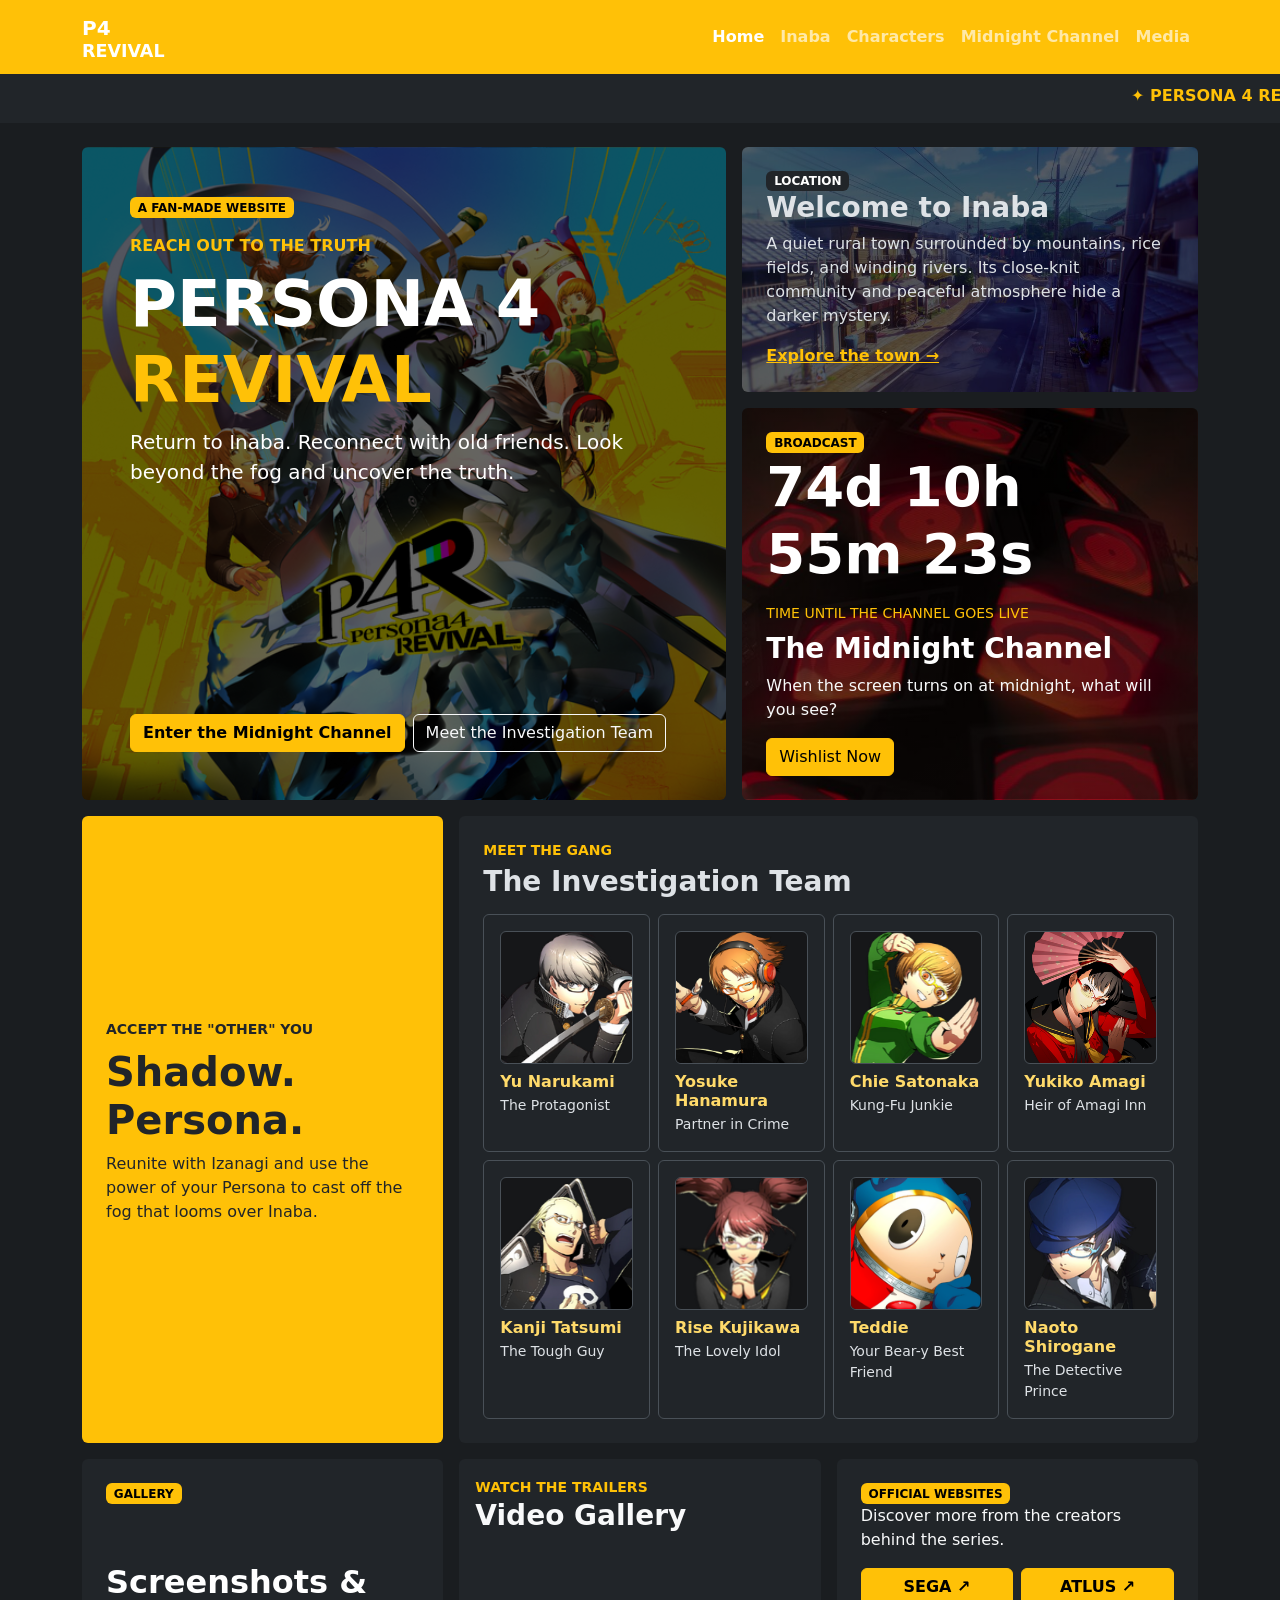
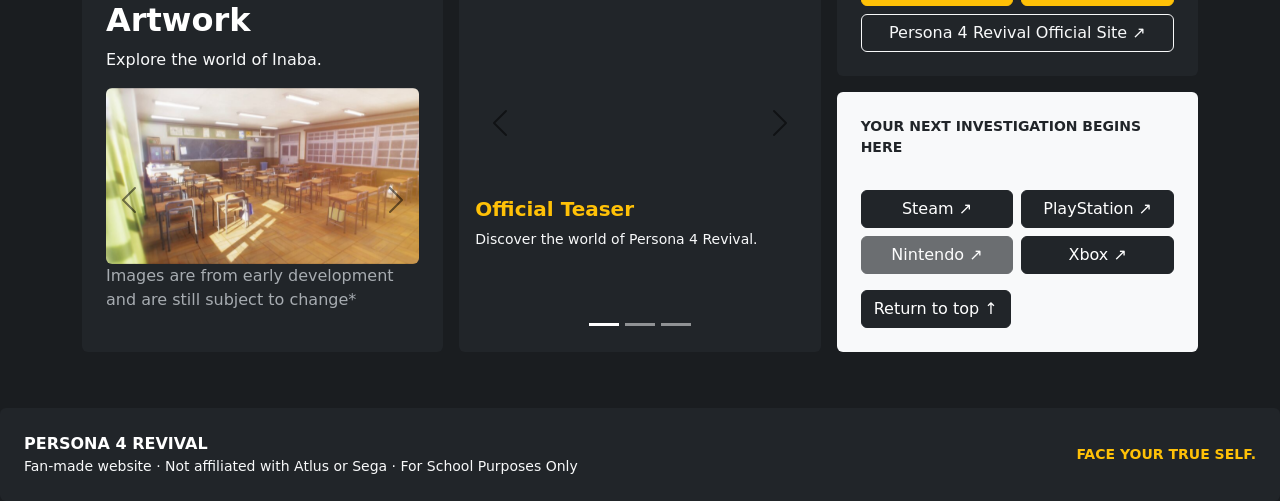
<file: Bento_Layout/index.html>
<!doctype html>
<html lang="en" data-bs-theme="dark">

<head>
    <title> P4R Bento Layout Fansite</title>
    <link rel="icon" href="images/logo.png">
    <meta charset="utf-8" />
    <meta name="viewport" content="width=device-width, initial-scale=1" />

    <!-- Bootstrap CSS v5.3.8 -->
    <link href="https://cdn.jsdelivr.net/npm/bootstrap@5.3.8/dist/css/bootstrap.min.css" rel="stylesheet"
        integrity="sha384-sRIl4kxILFvY47J16cr9ZwB07vP4J8+LH7qKQnuqkuIAvNWLzeN8tE5YBujZqJLB" crossorigin="anonymous" />
    <style>
        .hero-card {
            background-image:
                linear-gradient(rgba(0, 0, 0, 0.6), rgba(0, 0, 0, 0.6)),
                url("images/hero_cover.png");
            background-size: cover;
            background-position: center;
        }

        .inaba-card {
            background-image:
                linear-gradient(rgba(0, 0, 0, 0.6), rgba(0, 0, 0, 0.6)),
                url("images/inaba.jpg");
            background-size: cover;
            background-position: center;
        }

        .midnight-channel-card {
            background-image:
                linear-gradient(rgba(0, 0, 0, 0.6), rgba(0, 0, 0, 0.6)),
                url("images/midnight_channel.jpg");
            background-size: cover;
            background-position: center;
        }
    </style>
</head>

<body class="bg-dark-subtle text-dark">
    <nav class="navbar navbar-expand-lg bg-warning border-bottom border-dark border-2">
        <div class="container">
            <a class="navbar-brand fw-bold">P4 <span class="d-block small lh-1">REVIVAL</span></a>
            <button class="navbar-toggler" type="button" data-bs-toggle="collapse" data-bs-target="#p4nav">
                <span class="navbar-toggler-icon"></span>
            </button>
            <div class="collapse navbar-collapse" id="p4nav">
                <ul class="navbar-nav ms-auto fw-semibold">
                    <li class="nav-item"><a class="nav-link active" href="#home">Home</a></li>
                    <li class="nav-item"><a class="nav-link" href="#inaba">Inaba</a></li>
                    <li class="nav-item"><a class="nav-link" href="#characters">Characters</a></li>
                    <li class="nav-item"><a class="nav-link" href="#channel">Midnight Channel</a></li>
                    <li class="nav-item"><a class="nav-link" href="#media">Media</a></li>
                </ul>
            </div>
        </div>
    </nav>

    <div class="bg-dark text-warning py-2 overflow-hidden">
        <marquee behavior="scroll" direction="left" scrollamount="8">
            <span class="fw-bold text-uppercase">
                ✦ Persona 4 Revival ✦ Release Date: 02.18.2027
                &nbsp;&nbsp;&nbsp;&nbsp;&nbsp;&nbsp;&nbsp;&nbsp;&nbsp;&nbsp;
                ✦ Pre Order Now! ✦
                &nbsp;&nbsp;&nbsp;&nbsp;&nbsp;&nbsp;&nbsp;&nbsp;&nbsp;&nbsp;
                ✦ Persona 4 Revival ✦ Release Date: 02.18.2027
            </span>
        </marquee>
    </div>

    <main class="container py-4" id="home">
        <!-- Row 1 -->
        <div class="row g-3 mb-3">
            <!-- Hero -->
            <section class="col-12 col-lg-7 col-md-6">
                <div class="card h-100 text-bg-dark border-0 hero-card">
                    <div class="card-body p-4 p-lg-5 d-flex flex-column justify-content-between">
                        <div>
                            <span class="badge text-bg-warning mb-3">A FAN-MADE WEBSITE</span>
                            <p class="text-warning fw-bold mb-2">REACH OUT TO THE TRUTH</p>
                            <h1 class="display-3 fw-bold">
                                PERSONA 4<br><span class="text-warning">REVIVAL</span>
                            </h1>
                            <p class="lead">
                                Return to Inaba. Reconnect with old friends. Look beyond the fog
                                and uncover the truth.
                            </p>
                        </div>

                        <div class="d-flex flex-wrap gap-2 mt-4">
                            <a class="btn btn-warning fw-bold" href="#channel">
                                Enter the Midnight Channel
                            </a>
                            <a class="btn btn-outline-light" href="#characters">
                                Meet the Investigation Team
                            </a>
                        </div>
                    </div>
                </div>
            </section>

            <section class="col-12 col-lg-5 col-md-6">
                <div class="d-flex flex-column gap-3 h-100">

                    <!-- Inaba card -->
                    <div class="card flex-fill border-0 bg-warning-subtle inaba-card" id="inaba">
                        <div class="card-body p-4 d-flex flex-column justify-content-between">
                            <span class="badge text-bg-dark align-self-start">LOCATION</span>

                            <div>
                                <h2 class="h3 fw-bold">Welcome to Inaba</h2>
                                <p class="mb-3">
                                    A quiet rural town surrounded by mountains, rice fields,
                                    and winding rivers. Its close-knit community and peaceful
                                    atmosphere hide a darker mystery.
                                </p>
                                <a href="#media" class="link-warning fw-bold">
                                    Explore the town →
                                </a>
                            </div>
                        </div>
                    </div>

                    <!-- Midnight Channel card -->
                    <div class="card flex-fill text-bg-dark border-0 midnight-channel-card" id="channel">
                        <div class="card-body p-4 d-flex flex-column justify-content-between">
                            <span class="badge text-bg-warning align-self-start">BROADCAST</span>

                            <div>
                                <div class="display-4 fw-bold mb-3" id="countdown">
                                    Loading...
                                </div>

                                <p class="small text-warning mb-2">
                                    TIME UNTIL THE CHANNEL GOES LIVE
                                </p>

                                <h2 class="h3 fw-bold">The Midnight Channel</h2>
                                <p class="text-light-emphasis">
                                    When the screen turns on at midnight, what will you see?
                                </p>

                                <a href="#store" class="btn btn-warning align-self-start">
                                    Wishlist Now
                                </a>
                            </div>
                        </div>
                    </div>
                </div>
            </section>
        </div>

        <!-- Row 2 -->
        <div class="row g-3 mb-3">
            <!-- Persona -->
            <section class="col-12 col-lg-4" id="story">
                <div class="card h-100 border-0 bg-warning text-dark">
                    <div class="card-body p-4 d-flex flex-column justify-content-center">
                        <p class="small fw-bold mb-2">ACCEPT THE "OTHER" YOU</p>
                        <h2 class="display-6 fw-bold">Shadow. Persona.</h2>
                        <p>Reunite with Izanagi and use the power of your Persona to cast off the fog that looms over Inaba.</p>
                    </div>
                </div>
            </section>

            <!-- Characters -->
            <section class="col-12 col-lg-8" id="characters">
                <div class="card h-100 border-0">
                    <div class="card-body p-4">
                        <div class="d-flex flex-wrap justify-content-between align-items-end gap-2 mb-3">
                            <div>
                                <p class="text-uppercase small fw-bold text-warning mb-1">Meet the gang</p>
                                <h2 class="h3 fw-bold mb-0">The Investigation Team</h2>
                            </div>
                        </div>
                        <div class="row row-cols-2 row-cols-md-4 g-2">
                            <div class="col">
                                <div class="card h-100 bg-dark border">
                                    <div class="card-body">
                                        <div
                                            class="ratio ratio-1x1 rounded mb-2 overflow-hidden bg-secondary-subtle border">
                                            <img src="images/yu_narukami.png" class="w-100 h-100 object-fit-cover"
                                                alt="Yu Narukami">
                                        </div>
                                        <h3 class="h6 fw-bold mb-1 text-warning-emphasis">Yu Narukami</h3>
                                        <p class="small mb-0">The Protagonist</p>
                                    </div>
                                </div>
                            </div>
                            <div class="col">
                                <div class="card h-100 bg-dark border">
                                    <div class="card-body">
                                        <div
                                            class="ratio ratio-1x1 rounded mb-2 overflow-hidden bg-secondary-subtle border">
                                            <img src="images/yosuke_hanamura.png" class="w-100 h-100 object-fit-cover"
                                                alt="Yosuke Hanamura">
                                        </div>
                                        <h3 class="h6 fw-bold mb-1 text-warning-emphasis">Yosuke Hanamura</h3>
                                        <p class="small mb-0">Partner in Crime</p>
                                    </div>
                                </div>
                            </div>
                            <div class="col">
                                <div class="card h-100 bg-dark border">
                                    <div class="card-body">
                                        <div
                                            class="ratio ratio-1x1 rounded mb-2 overflow-hidden bg-secondary-subtle border">
                                            <img src="images/chie_satonaka.png" class="w-100 h-100 object-fit-cover"
                                                alt="Chie Satonaka">
                                        </div>
                                        <h3 class="h6 fw-bold mb-1 text-warning-emphasis">Chie Satonaka</h3>
                                        <p class="small mb-0">Kung-Fu Junkie</p>
                                    </div>
                                </div>
                            </div>
                            <div class="col">
                                <div class="card h-100 bg-dark border">
                                    <div class="card-body">
                                        <div
                                            class="ratio ratio-1x1 rounded mb-2 overflow-hidden bg-secondary-subtle border">
                                            <img src="images/yukiko_amagi.png" class="w-100 h-100 object-fit-cover"
                                                alt="Yukiko Amagi">
                                        </div>
                                        <h3 class="h6 fw-bold mb-1 text-warning-emphasis">Yukiko Amagi</h3>
                                        <p class="small mb-0">Heir of Amagi Inn</p>
                                    </div>
                                </div>
                            </div>

                            <div class="col">
                                <div class="card h-100 bg-dark border">
                                    <div class="card-body">
                                        <div
                                            class="ratio ratio-1x1 rounded mb-2 overflow-hidden bg-secondary-subtle border">
                                            <img src="images/kanji_tatsumi.png" class="w-100 h-100 object-fit-cover"
                                                alt="Kanji Tatsumi">
                                        </div>
                                        <h3 class="h6 fw-bold mb-1 text-warning-emphasis">Kanji Tatsumi</h3>
                                        <p class="small mb-0">The Tough Guy</p>
                                    </div>
                                </div>
                            </div>

                            <div class="col">
                                <div class="card h-100 bg-dark border">
                                    <div class="card-body">
                                        <div
                                            class="ratio ratio-1x1 rounded mb-2 overflow-hidden bg-secondary-subtle border">
                                            <img src="images/rise_kujikawa.png" class="w-100 h-100 object-fit-cover"
                                                alt="Rise Kujikawa">
                                        </div>
                                        <h3 class="h6 fw-bold mb-1 text-warning-emphasis">Rise Kujikawa</h3>
                                        <p class="small mb-0">The Lovely Idol</p>
                                    </div>
                                </div>
                            </div>

                            <div class="col">
                                <div class="card h-100 bg-dark border">
                                    <div class="card-body">
                                        <div
                                            class="ratio ratio-1x1 rounded mb-2 overflow-hidden bg-secondary-subtle border">
                                            <img src="images/teddie.png" class="w-100 h-100 object-fit-cover"
                                                alt="Teddie">
                                        </div>
                                        <h3 class="h6 fw-bold mb-1 text-warning-emphasis">Teddie</h3>
                                        <p class="small mb-0">Your Bear-y Best Friend</p>
                                    </div>
                                </div>
                            </div>

                            <div class="col">
                                <div class="card h-100 bg-dark border">
                                    <div class="card-body">
                                        <div
                                            class="ratio ratio-1x1 rounded mb-2 overflow-hidden bg-secondary-subtle border">
                                            <img src="images/naoto_shirogane.png" class="w-100 h-100 object-fit-cover"
                                                alt="Naoto Shirogane">
                                        </div>
                                        <h3 class="h6 fw-bold mb-1 text-warning-emphasis">Naoto Shirogane</h3>
                                        <p class="small mb-0">The Detective Prince</p>
                                    </div>
                                </div>
                            </div>
                        </div>
                    </div>
                </div>
            </section>
        </div>

        <!-- Row 3 -->
        <div class="row g-3 mb-3">
            <!-- Media -->
            <section class="col-12 col-md-6 col-lg-4" id="media">
                <div class="card h-100 text-bg-dark border-0">
                    <div class="card-body p-4 d-flex flex-column justify-content-between">
                        <span class="badge text-bg-warning align-self-start">GALLERY</span>
                        <div>
                            <h2 class="h2 fw-bold">Screenshots &amp; Artwork</h2>
                            <p class="text-light-emphasis">
                                Explore the world of Inaba.
                            </p>

                            <div id="mediaCarousel" class="carousel slide" data-bs-ride="carousel">

                                <div class="carousel-inner rounded">

                                    <div class="carousel-item active">
                                        <img src="images/media-1.jpg" class="d-block w-100" alt="Yasogami High">
                                    </div>

                                    <div class="carousel-item">
                                        <img src="images/media-2.jpg" class="d-block w-100" alt="Tatsuhime Shrine">
                                    </div>

                                    <div class="carousel-item">
                                        <img src="images/media-3.jpg" class="d-block w-100" alt="Main Menu UI">
                                    </div>

                                    <div class="carousel-item">
                                        <img src="images/media-4.png" class="d-block w-100" alt="Yukiko Status Screen">
                                    </div>

                                    <div class="carousel-item">
                                        <img src="images/media-5.jpg" class="d-block w-100" alt="Class">
                                    </div>

                                    <div class="carousel-item">
                                        <img src="images/media-6.jpg" class="d-block w-100" alt="All Out Attack">
                                    </div>

                                    <div class="carousel-item">
                                        <img src="images/media-7.jpg" class="d-block w-100" alt="Yosuke">
                                    </div>

                                    <div class="carousel-item">
                                        <img src="images/media-8.png" class="d-block w-100" alt="Social Link">
                                    </div>

                                </div>

                                <!-- Previous button -->
                                <button class="carousel-control-prev" type="button" data-bs-target="#mediaCarousel"
                                    data-bs-slide="prev">
                                    <span class="carousel-control-prev-icon" aria-hidden="true"></span>
                                    <span class="visually-hidden">Previous</span>
                                </button>

                                <!-- Next button -->
                                <button class="carousel-control-next" type="button" data-bs-target="#mediaCarousel"
                                    data-bs-slide="next">
                                    <span class="carousel-control-next-icon" aria-hidden="true"></span>
                                    <span class="visually-hidden">Next</span>
                                </button>
                                <p class="text-secondary-emphasis">
                                    Images are from early development and are still subject to change*
                                </p>
                            </div>
                        </div>
                    </div>
            </section>

            <!-- Video Trailers -->
            <section class="col-12 col-md-6 col-lg-4" id="story">
                <div class="card h-100 bg-dark border-0">
                    <div class="card-body p-3 d-flex flex-column">

                        <!-- Heading -->
                        <div class="mb-3">
                            <span class="small fw-bold text-warning text-uppercase">
                                Watch the trailers
                            </span>
                            <h2 class="h3 fw-bold text-light mb-0">
                                Video Gallery
                            </h2>
                        </div>

                        <div id="trailerCarousel" class="carousel slide my-auto" data-bs-ride="carousel"
                            data-bs-interval="8000">

                            <div class="carousel-inner rounded">

                                <div class="carousel-item active">
                                    <div class="ratio ratio-16x9">
                                        <iframe width="1904" height="847"
                                            src="https://www.youtube.com/embed/FwQEEuPhdRs"
                                            title="『ペルソナ４ リバイバル』ティザートレーラー" frameborder="0"
                                            allow="accelerometer; autoplay; clipboard-write; encrypted-media; gyroscope; picture-in-picture; web-share"
                                            referrerpolicy="strict-origin-when-cross-origin" allowfullscreen>
                                        </iframe>
                                    </div>
                                    <div class="pt-3">
                                        <h3 class="h5 fw-bold text-warning">
                                            Official Teaser
                                        </h3>
                                        <p class="small text-light-emphasis mb-0">
                                            Discover the world of Persona 4 Revival.
                                        </p>
                                    </div>
                                </div>

                                <div class="carousel-item">
                                    <div class="ratio ratio-16x9">
                                        <iframe width="1904" height="847"
                                            src="https://www.youtube.com/embed/xIAdTyoUkIo"
                                            title="『ペルソナ４ リバイバル』プレオーダートレーラー" frameborder="0"
                                            allow="accelerometer; autoplay; clipboard-write; encrypted-media; gyroscope; picture-in-picture; web-share"
                                            referrerpolicy="strict-origin-when-cross-origin" allowfullscreen></iframe>
                                    </div>
                                    <div class="pt-3">
                                        <h3 class="h5 fw-bold text-warning">
                                            Pre Order Trailer
                                        </h3>
                                        <p class="small text-light-emphasis mb-0">
                                            Take a closer look at the Remake of Persona 4.
                                        </p>
                                    </div>
                                </div>

                                <div class="carousel-item">
                                    <div class="ratio ratio-16x9">
                                        <iframe width="1904" height="847"
                                            src="https://www.youtube.com/embed/vr3IyUicYjY"
                                            title="『ペルソナ４ リバイバル』ストーリートレーラー" frameborder="0"
                                            allow="accelerometer; autoplay; clipboard-write; encrypted-media; gyroscope; picture-in-picture; web-share"
                                            referrerpolicy="strict-origin-when-cross-origin" allowfullscreen></iframe>
                                    </div>
                                    <div class="pt-3">
                                        <h3 class="h5 fw-bold text-warning">
                                            Story Trailer
                                        </h3>
                                        <p class="small text-light-emphasis mb-0">
                                            Relive the golden experience of playing Persona 4 Revival.
                                        </p>
                                    </div>
                                </div>
                            </div>

                            <!-- Previous Button -->
                            <button class="carousel-control-prev" type="button" data-bs-target="#trailerCarousel"
                                data-bs-slide="prev">
                                <span class="carousel-control-prev-icon" aria-hidden="true"></span>
                                <span class="visually-hidden">Previous</span>
                            </button>

                            <!-- Next Button -->
                            <button class="carousel-control-next" type="button" data-bs-target="#trailerCarousel"
                                data-bs-slide="next">
                                <span class="carousel-control-next-icon" aria-hidden="true"></span>
                                <span class="visually-hidden">Next</span>
                            </button>

                        </div>

                        <!-- Carousel Indicators -->
                        <div class="carousel-indicators position-relative mt-3 mb-0">
                            <button type="button" data-bs-target="#trailerCarousel" data-bs-slide-to="0" class="active"
                                aria-current="true" aria-label="Trailer 1"></button>

                            <button type="button" data-bs-target="#trailerCarousel" data-bs-slide-to="1"
                                aria-label="Trailer 2"></button>

                            <button type="button" data-bs-target="#trailerCarousel" data-bs-slide-to="2"
                                aria-label="Trailer 3"></button>
                        </div>
                    </div>
                </div>
            </section>

            <section class="col-12 col-lg-4">
                <div class="d-flex flex-column gap-3 h-100">
                    <!-- Official Websites Card -->
                    <div class="card flex-fill bg-dark text-white border-0">
                        <div class="card-body p-4 d-flex flex-column justify-content-between">
                            <span class="badge text-bg-warning align-self-start">
                                OFFICIAL WEBSITES
                            </span>

                            <div>
                                <p class="text-light-emphasis">
                                    Discover more from the creators behind the series.
                                </p>

                                <div class="row g-2">
                                    <div class="col-6">
                                        <a href="https://www.sega.com/" target="_blank" rel="noopener noreferrer"
                                            class="btn btn-warning w-100 fw-bold">
                                            SEGA ↗
                                        </a>
                                    </div>

                                    <div class="col-6">
                                        <a href="https://www.atlus.co.jp/" target="_blank" rel="noopener noreferrer"
                                            class="btn btn-warning w-100 fw-bold">
                                            ATLUS ↗
                                        </a>
                                    </div>

                                    <div class="col-12">
                                        <a href="https://p4re.jp/" target="_blank" rel="noopener noreferrer"
                                            class="btn btn-outline-light w-100">
                                            Persona 4 Revival Official Site ↗
                                        </a>
                                    </div>
                                </div>
                            </div>
                        </div>
                    </div>

                    <!-- Social / Store Links Card -->
                    <div class="card flex-fill bg-light border-0" id="store">
                        <div class="card-body p-4 d-flex flex-column justify-content-between">
                            <p class="text-uppercase fw-bold small text-dark mb-2">
                                Your next investigation begins here
                            </p>

                            <div>
                                <div class="row g-2 mt-3">
                                    <div class="col-6">
                                        <a href="https://store.steampowered.com/app/2963950/Persona_4_Revival/"
                                            class="btn btn-dark w-100">
                                            Steam ↗
                                        </a>
                                    </div>

                                    <div class="col-6">
                                        <a href="https://www.playstation.com/en-us/games/persona-4-revival/"
                                            class="btn btn-dark w-100">
                                            PlayStation ↗
                                        </a>
                                    </div>

                                    <div class="col-6">
                                        <a href="#" class="btn btn-dark w-100 disabled">
                                            Nintendo ↗
                                        </a>
                                    </div>

                                    <div class="col-6">
                                        <a href="https://www.xbox.com/en-US/games/store/persona-4-revival/9N0D1SHFFK31"
                                            class="btn btn-dark w-100">
                                            Xbox ↗
                                        </a>
                                    </div>
                                </div>
                                <a href="#home" class="btn btn-dark mt-3">
                                    Return to top ↑
                                </a>
                            </div>
                        </div>
                    </div>
                </div>
            </section>
        </div>
    </main>

    <footer class="bg-dark text-white rounded mt-3 p-4">
        <div class="row align-items-center g-3">
            <div class="col-12 col-md">
                <div class="fw-bold">PERSONA 4 REVIVAL</div>
                <div class="small text-light-emphasis">Fan-made website · Not affiliated with Atlus or Sega · For School
                    Purposes Only
                </div>
            </div>
            <div class="col-12 col-md-auto">
                <span class="small text-warning fw-bold text-uppercase">Face your true self.</span>
            </div>
        </div>
    </footer>

    <script src="https://cdn.jsdelivr.net/npm/bootstrap@5.3.8/dist/js/bootstrap.bundle.min.js"
        integrity="sha384-FKyoEForCGlyvwx9Hj09JcYn3nv7wiPVlz7YYwJrWVcXK/BmnVDxM+D2scQbITxI" crossorigin="anonymous">
        </script>
    <script>
        // Replace this with the official release date when confirmed.
        const releaseDate = new Date("2027-02-18T00:00:00+08:00").getTime();

        const countdownElement = document.getElementById("countdown");

        function updateCountdown() {
            const now = Date.now();
            const difference = releaseDate - now;

            if (difference <= 0) {
                countdownElement.textContent = "It's time!";
                clearInterval(countdownInterval);
                return;
            }

            const days = Math.floor(
                difference / (1000 * 60 * 60 * 24)
            );

            const hours = Math.floor(
                (difference / (1000 * 60 * 60)) % 24
            );

            const minutes = Math.floor(
                (difference / (1000 * 60)) % 60
            );

            const seconds = Math.floor(
                (difference / 1000) % 60
            );

            countdownElement.textContent =
                `${days}d ${hours}h ${minutes}m ${seconds}s`;
        }

        updateCountdown();

        const countdownInterval = setInterval(updateCountdown, 1000);
    </script>
</body>

</html>
</file>
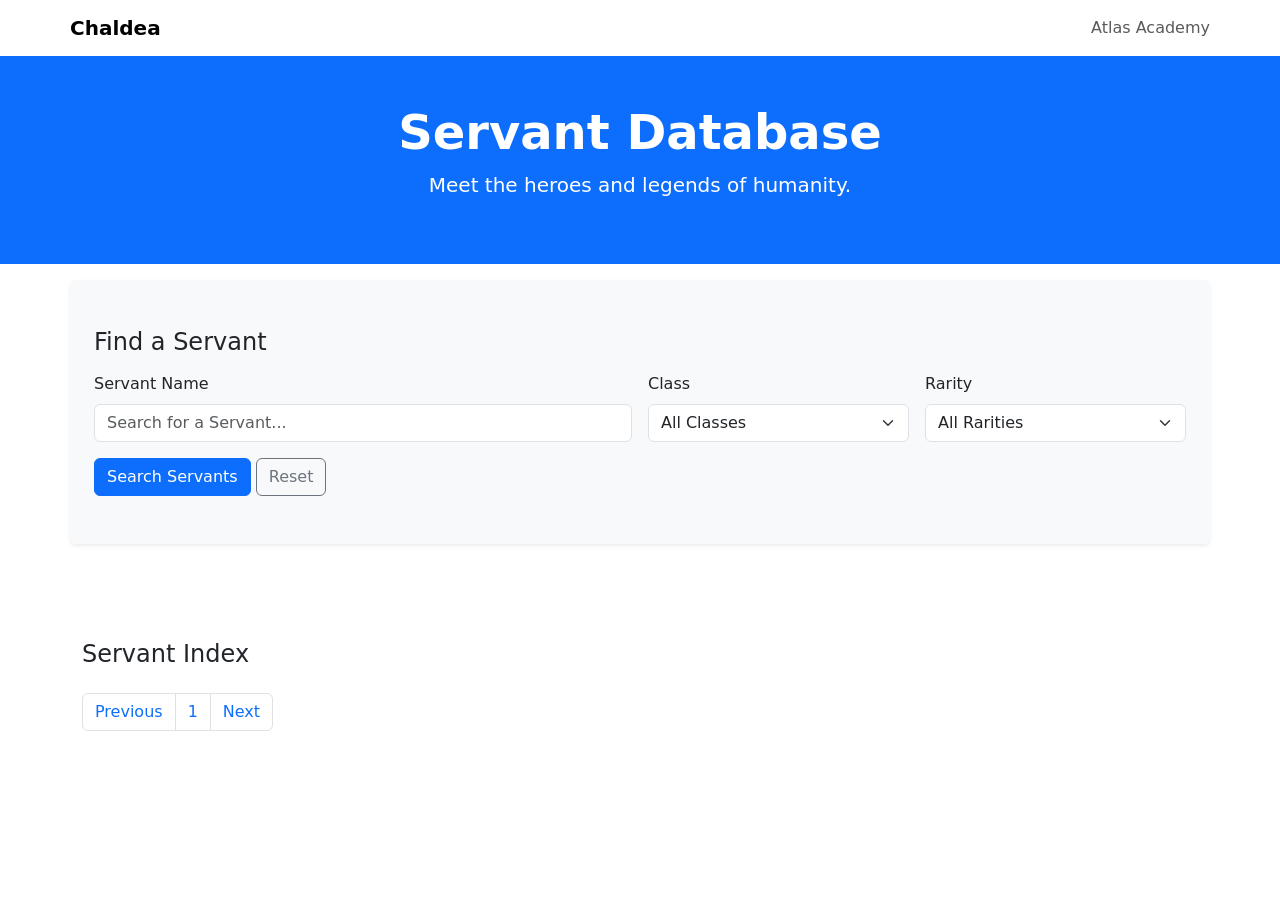
<file: Midterm/index.html>
<!doctype html>
<html lang="en">

<head>
    <meta charset="utf-8" />
    <meta name="viewport" content="width=device-width, initial-scale=1" />
    <title>Chaldea</title>
    <link rel="icon" href="images/icon.jpg">
    <link href="https://cdn.jsdelivr.net/npm/bootstrap@5.3.8/dist/css/bootstrap.min.css" rel="stylesheet"
        integrity="sha384-sRIl4kxILFvY47J16cr9ZwB07vP4J8+LH7qKQnuqkuIAvNWLzeN8tE5YBujZqJLB" crossorigin="anonymous" />
</head>

<body>
    <div class="container navbar">
        <a class="navbar-brand fw-bold"> Chaldea </a>
        <span class="navbar-text">Atlas Academy</span>
    </div>

    <div class="container-fluid text-center bg-primary text-white py-5 mb-3">
        <h1 class="display-5 fw-bold">Servant Database</h1>
        <p class="lead">Meet the heroes and legends of humanity.</p>
    </div>

    <div class="container py-5 bg-light rounded shadow-sm p-4 mb-5">
        <h2 class="h4 mb-3">Find a Servant</h2>

        <form id="servantFilterForm">
            <div class="row g-3">
                <div class="col-12 col-md-6">
                    <label for="servantSearch" class="form-label">
                        Servant Name
                    </label>
                    <input type="search" class="form-control" id="servantSearch" placeholder="Search for a Servant...">
                </div>

                <div class="col-6 col-md-3">
                    <label for="servantClass" class="form-label">
                        Class
                    </label>
                    <select class="form-select" id="servantClass">
                        <option selected>All Classes</option>
                        <option>Saber</option>
                        <option>Archer</option>
                        <option>Lancer</option>
                        <option>Rider</option>
                        <option>Caster</option>
                        <option>Assassin</option>
                        <option>Berserker</option>
                        <option>Ruler</option>
                        <option>Avenger</option>
                        <option>Mooncancer</option>
                        <option>Alterego</option>
                        <option>Foreigner</option>
                        <option>Pretender</option>
                        <option>Beast</option>
                        <option>Shielder</option>
                    </select>
                </div>

                <div class="col-6 col-md-3">
                    <label for="servantRarity" class="form-label">
                        Rarity
                    </label>
                    <select class="form-select" id="servantRarity">
                        <option selected>All Rarities</option>
                        <option>1 Star</option>
                        <option>2 Stars</option>
                        <option>3 Stars</option>
                        <option>4 Stars</option>
                        <option>5 Stars</option>
                    </select>
                </div>

                <div class="col-12">
                    <button type="submit" class="btn btn-primary">
                        Search Servants
                    </button>
                    <button type="reset" class="btn btn-outline-secondary">
                        Reset
                    </button>
                </div>
            </div>
        </form>
    </div>

    <div class="container mt-5 pt-5">
        <div class="h4 mb-4">Servant Index</div>
        <div>
            <ul class="pagination">
                <li class="page-item"><a class="page-link" onclick="prev()">Previous</a></li>
                <li class="page-item"><a class="page-link" id="currentpage">1</a></li>
                <li class="page-item"><a class="page-link" onclick="next()">Next</a></li>
            </ul>
        </div>
    </div>

    <div class="container my-4">
        <div class="row">
            <div id="servantList" class="d-flex flex-column gap-3"></div>
        </div>
    </div>

    <script src="https://cdn.jsdelivr.net/npm/bootstrap@5.3.8/dist/js/bootstrap.bundle.min.js"
        integrity="sha384-FKyoEForCGlyvwx9Hj09JcYn3nv7wiPVlz7YYwJrWVcXK/BmnVDxM+D2scQbITxI"
        crossorigin="anonymous"></script>
    <script src="js/script.js"></script>
</body>

</html>
</file>
